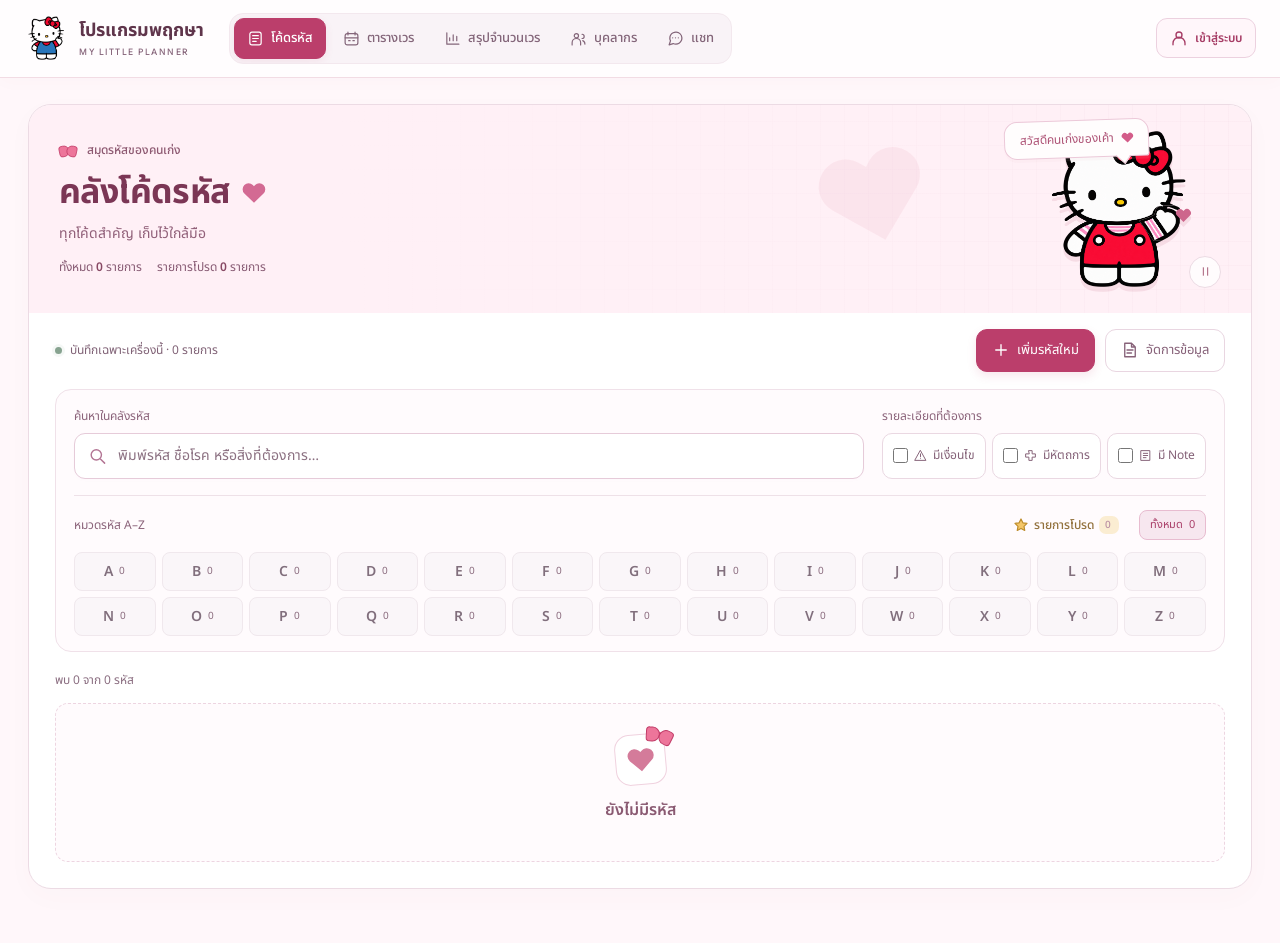
<file: ShiftPlanner-Source/index.html>
<!doctype html>
<html lang="th"><head><meta charset="utf-8"><meta name="viewport" content="width=device-width,initial-scale=1"><title>โปรแกรมอเนกประสงค์พฤกษา</title><meta name="theme-color" content="#fff7fa"><link rel="icon" href="data:image/svg+xml,%3Csvg%20xmlns%3D'http%3A%2F%2Fwww.w3.org%2F2000%2Fsvg'%20viewBox%3D'0%200%2032%2032'%3E%3Crect%20width%3D'32'%20height%3D'32'%20rx%3D'8'%20fill%3D'%23fff0f6'%2F%3E%3Cpath%20d%3D'M14%2012C3%202%200%2025%2014%2020h4C32%2028%2029%202%2018%2012Z'%20fill%3D'%23d65583'%20stroke%3D'%23a12b56'%20stroke-width%3D'1.5'%2F%3E%3Ccircle%20cx%3D'16'%20cy%3D'16'%20r%3D'4'%20fill%3D'%23e987a9'%20stroke%3D'%23a12b56'%2F%3E%3C%2Fsvg%3E" type="image/svg+xml">
<link rel="stylesheet" href="css/fonts.css"><link rel="stylesheet" href="css/styles.css"><link rel="stylesheet" href="css/playful.css"><link rel="stylesheet" href="css/code-library.css"><link rel="stylesheet" href="css/kitty.css"><link rel="stylesheet" href="css/personnel.css"><link rel="stylesheet" href="css/summary.css"><link rel="stylesheet" href="css/planner.css"></head><body>
<a class="skip-content" href="#mainContent">ข้ามไปเนื้อหา</a>
<div class="shell"><header class="site-header"><div class="header-main"><div class="brand"><img src="logo.webp" width="44" height="44" class="brand-icon" alt="โปรแกรมพฤกษา"><div>โปรแกรมพฤกษา<small>MY LITTLE PLANNER</small></div></div><nav class="nav" aria-label="เมนูหลัก"><button id="navCodes" class="active" onclick="view('codes')"><svg class="nav-section-icon" viewBox="0 0 24 24" fill="none" stroke="currentColor" stroke-width="1.7" stroke-linecap="round" stroke-linejoin="round" aria-hidden="true"><rect x="4" y="3" width="16" height="18" rx="3"/><path d="M8 8h8M8 12h8M8 16h5"/></svg>โค้ดรหัส</button><button id="navSchedule" onclick="view('schedule')"><svg class="nav-section-icon" viewBox="0 0 24 24" fill="none" stroke="currentColor" stroke-width="1.7" stroke-linecap="round" stroke-linejoin="round" aria-hidden="true"><rect x="3" y="5" width="18" height="16" rx="3"/><path d="M7 3v4m10-4v4M3 11h18M8 15h2m4 0h2"/></svg>ตารางเวร</button><button id="navSummary" onclick="view('summary')"><svg class="nav-section-icon" viewBox="0 0 24 24" fill="none" stroke="currentColor" stroke-width="1.7" stroke-linecap="round" stroke-linejoin="round" aria-hidden="true"><path d="M4 4v16h17M8 15v-4m5 4V7m5 8v-6"/></svg>สรุปจำนวนเวร</button><button onclick="staffModal()"><svg class="nav-section-icon" viewBox="0 0 24 24" fill="none" stroke="currentColor" stroke-width="1.7" stroke-linecap="round" stroke-linejoin="round" aria-hidden="true"><circle cx="9" cy="8" r="3"/><path d="M3 21v-3a6 6 0 0 1 12 0v3m2-15a3 3 0 0 1 0 6m1 3a5 5 0 0 1 3 5"/></svg>บุคลากร</button><button class="nav-chat" onclick="helpModal()"><svg class="nav-chat-icon" viewBox="0 0 24 24" fill="none" stroke="currentColor" stroke-width="1.8" stroke-linecap="round" stroke-linejoin="round" aria-hidden="true"><path d="M21 11.5a8.4 8.4 0 0 1-.9 3.8 8.5 8.5 0 0 1-7.6 4.7 8.4 8.4 0 0 1-3.8-.9L3 21l1.9-5.7a8.4 8.4 0 0 1-.9-3.8 8.5 8.5 0 0 1 4.7-7.6 8.4 8.4 0 0 1 3.8-.9h.5a8.5 8.5 0 0 1 8 8v.5Z"/><path d="M8 11h.01M12 11h.01M16 11h.01"/></svg> แชท</button></nav><div id="accountControls" class="header-account" role="group" aria-label="บัญชีผู้ใช้"><button type="button" class="header-login-button" onclick="CodeLibrary.cloud()">เข้าสู่ระบบ</button></div></div><section class="totals-strip" aria-label="ยอดรวมจำนวนเวร"><div class="totals-caption"><b>ยอดรวมจำนวนเวร</b><span id="totalsMonth"></span></div><div class="totals-metrics" id="categoryTotals"></div></section></header>
<main id="mainContent" tabindex="-1">
<section id="scheduleView"><div id="plannerScheduleStatus"></div><div class="panel"><div class="panel-head"><div><h2 id="monthTitle"></h2><span class="sub" id="sourceNote" style="font-size:16px"></span></div><div class="row"><div class="month-nav"><button onclick="changeMonth(-1)" aria-label="เดือนก่อนหน้า">‹</button><input id="monthPicker" type="month" onchange="selectMonth(this.value)" aria-label="เลือกเดือน"><button onclick="changeMonth(1)" aria-label="เดือนถัดไป">›</button></div><button onclick="exportsModal()" id="documentsBtn">สร้างเอกสาร</button><button onclick="undo()" id="undoBtn" title="ย้อนการแก้ไขล่าสุด">↶ ย้อนกลับ</button><button onclick="clearModal()">ล้างเวร</button><button class="primary" id="autoBtn" onclick="autoSchedule()">✧ จัดเวรอัตโนมัติ</button></div></div>
<div class="paint-bar"><div class="paint-heading"><div><span class="step-tag">ลงเวรเอง</span><b>เลือกเวร แล้วลากได้เลย</b><span class="paint-intro">ทีละคน หลายวัน ในครั้งเดียว</span></div><button class="textbtn" onclick="shortcutsModal()">ดูคีย์ลัด</button></div><div class="paint-palette"><div id="paintTools" class="paint-tools" role="group" aria-label="เลือกชนิดเวรสำหรับคลิกลาก"></div><button id="inspectTool" class="inspect-tool" aria-pressed="true">ดู / แก้รายช่อง</button></div><div class="paint-feedback"><span id="paintStatus" role="status" aria-live="polite"></span><span><kbd>Ctrl Z</kbd> ย้อนกลับ <kbd>Esc</kbd> ยกเลิก</span></div></div>
<div class="table-wrap"><table class="schedule" id="scheduleTable"></table></div><div class="under-table"><span id="saveStatus" role="status">บันทึกในเครื่องแล้ว</span><span>เลือกเวรแล้วลากตามวัน · กด E เพื่อแก้รายช่อง / ปลดล็อก · คลิกหัววันที่เพื่อตั้งจำนวนคน</span><span>◆ เวรที่ล็อกไว้ &nbsp; · &nbsp; กรอบแดง = ต้องตรวจสอบ</span></div></div>
<div class="bottom"><div class="panel info"><h3>เงื่อนไขของตารางนี้</h3><p>จ.–ศ. : ร สีฟ้า หน้าตู้KIOS 06:30–08:30 วันละ 1 คน</p><p>เสาร์–อาทิตย์ / วันหยุด : ดึก 1 · เช้า 2 · บ่าย 1 คน</p><p>ค่าเริ่มต้นวันธรรมดา : ดึก 1 · บ่าย 1 คน</p><p>ร สีแดง : กระจายคนละ 1 เมื่อพอ ถ้าไม่พอให้ตัวหลักก่อน</p></div><div class="panel info"><h3>ก่อนกดจัดอัตโนมัติ</h3><p>1. กำหนด OFF / VAC และตรวจวันหยุดประจำเดือน</p><p>2. เวรที่ลงเองจะล็อกเฉพาะช่องนั้น ระบบจัดช่องว่างวันอื่นต่อได้ กรอกยอดห้องบัตร / รุ่งอรุณเมื่อต้องการกำหนดเป้า</p><p>3. จัดอัตโนมัติ แล้วตรวจสรุปให้ครบก่อนนำไปใช้</p><p>นับเวรรวม ด / ช / บ / ร ทั้งสองสี เป็นครั้งละ 1 เวร</p></div></div></section>
<section id="summaryView" class="hidden"><div id="summaryDashboard"></div><div id="plannerSummaryStatus"></div><details id="summaryTeamTable" class="sum-table-details" open><summary>ตารางทั้งทีมและเป้ารายคน <span id="summaryMonth"></span></summary><div class="panel"><div class="table-wrap"><table class="summary-table" id="summaryTable"></table></div></div></details><div id="summaryCharts"></div><details class="sum-table-details"><summary>เงื่อนไขการกระจายเวร</summary><div class="panel info"><h3>การกระจายเวร</h3><p id="fairnessDetail"></p><p>ทุกคนใช้เป้ารายบุคคล · ห้องบัตรกระจายตามวันว่างเมื่อมี OFF / Vac · รุ่งอรุณจัดตามปกติ · ไม่มีข้อบังคับลำดับ 2–4 เท่ากัน</p></div></details></section>
<section id="codesView" aria-label="คลังโค้ดรหัส"></section>
</main></div>
<dialog id="modal"><div class="modal-head"><h2 id="modalTitle"></h2><button onclick="closeModal()" aria-label="ปิดหน้าต่าง">×</button></div><div class="modal-body" id="modalBody"></div><div class="modal-foot" id="modalFoot"></div></dialog>
<div id="toast" class="toast hidden" role="status"></div><input type="file" id="importFile" accept=".json,application/json" class="hidden" onchange="importBackup(this)">
<script src="js/core.js" defer></script>
<script src="js/data.js" defer></script>
<script src="js/export-template.js" defer></script>
<script src="js/exports.js" defer></script>
<script src="js/app.js" defer></script>
<script src="js/help-chat.js" defer></script>
<script src="js/editor.js" defer></script>
<script src="js/code-catalog.js" defer></script>
<script src="js/code-library.js" defer></script>
<script src="js/personnel-model.js" defer></script>
<script src="js/personnel-sync.js" defer></script>
<script src="js/personnel.js" defer></script>
<script src="js/summary.js" defer></script>
<script src="js/planner-model.js" defer></script>
<script src="js/planner-sync.js" defer></script>
<script src="js/planner.js" defer></script></body></html>
</file>
